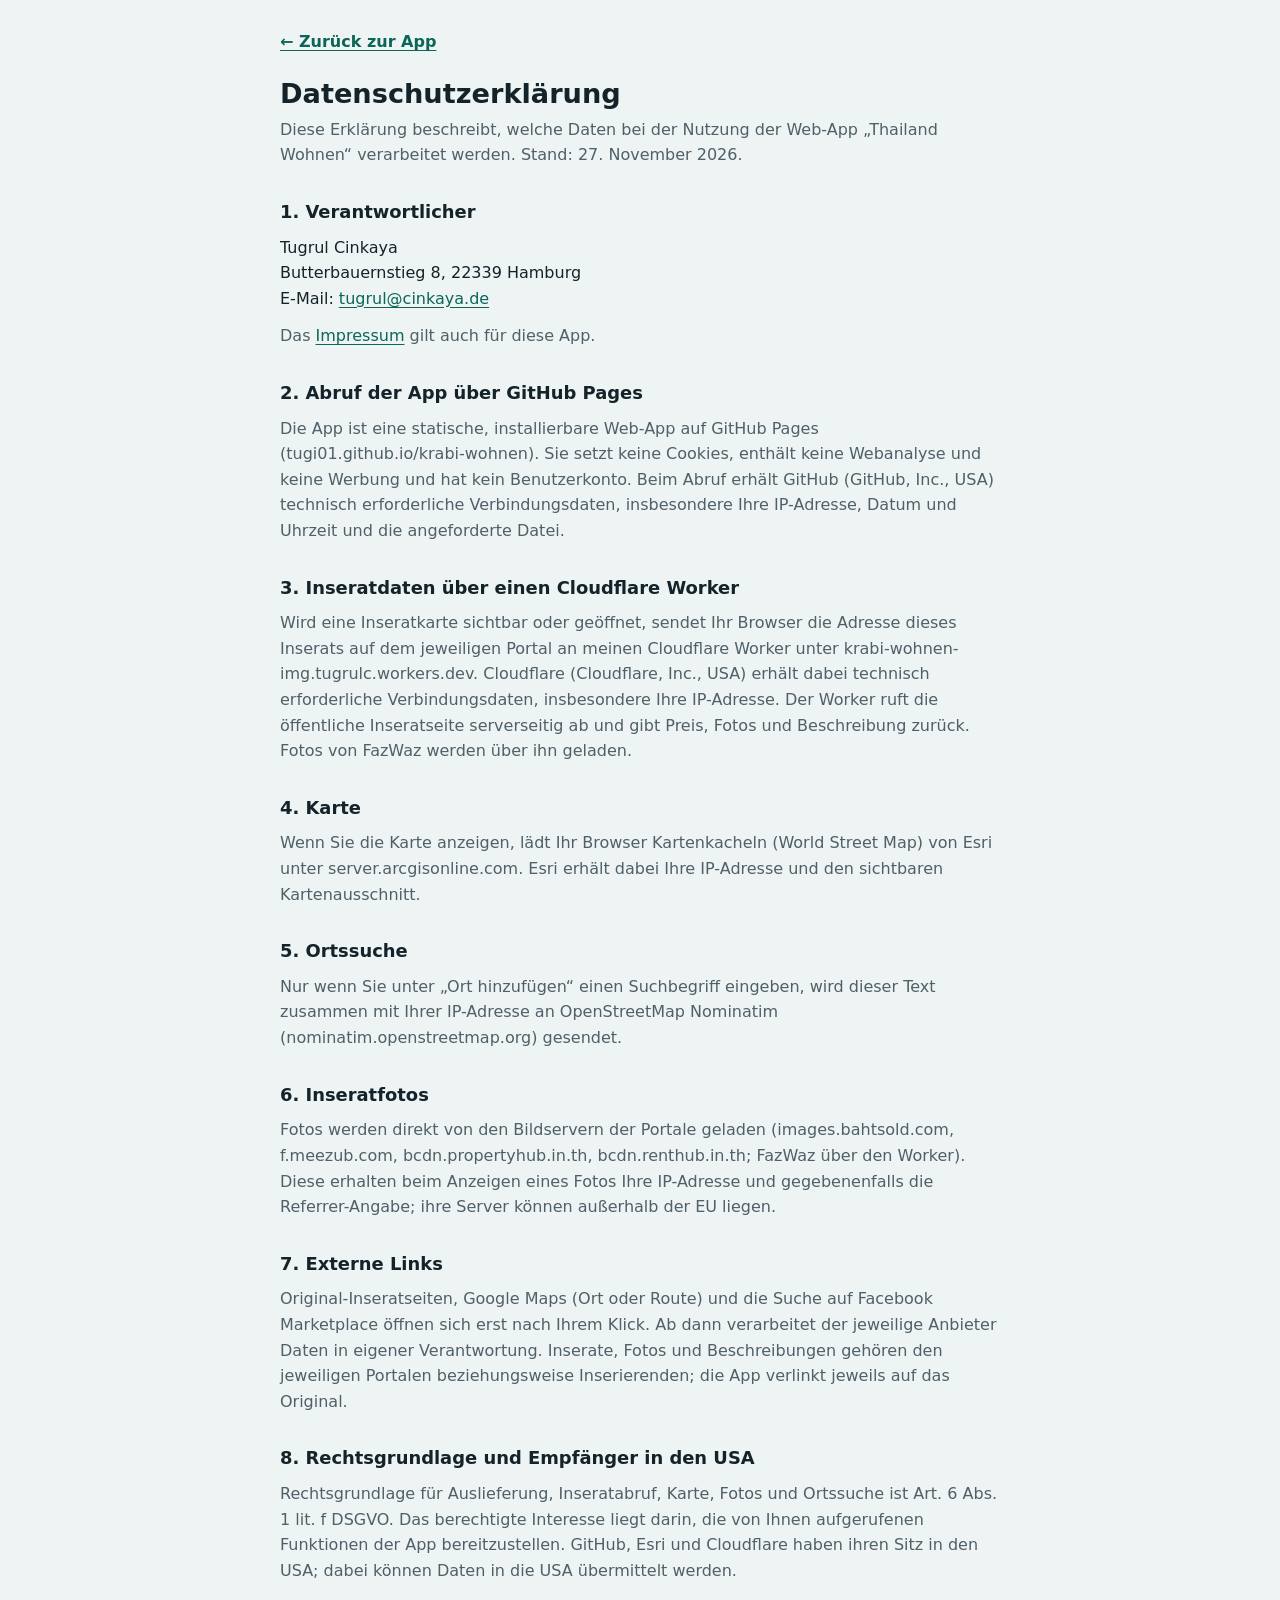
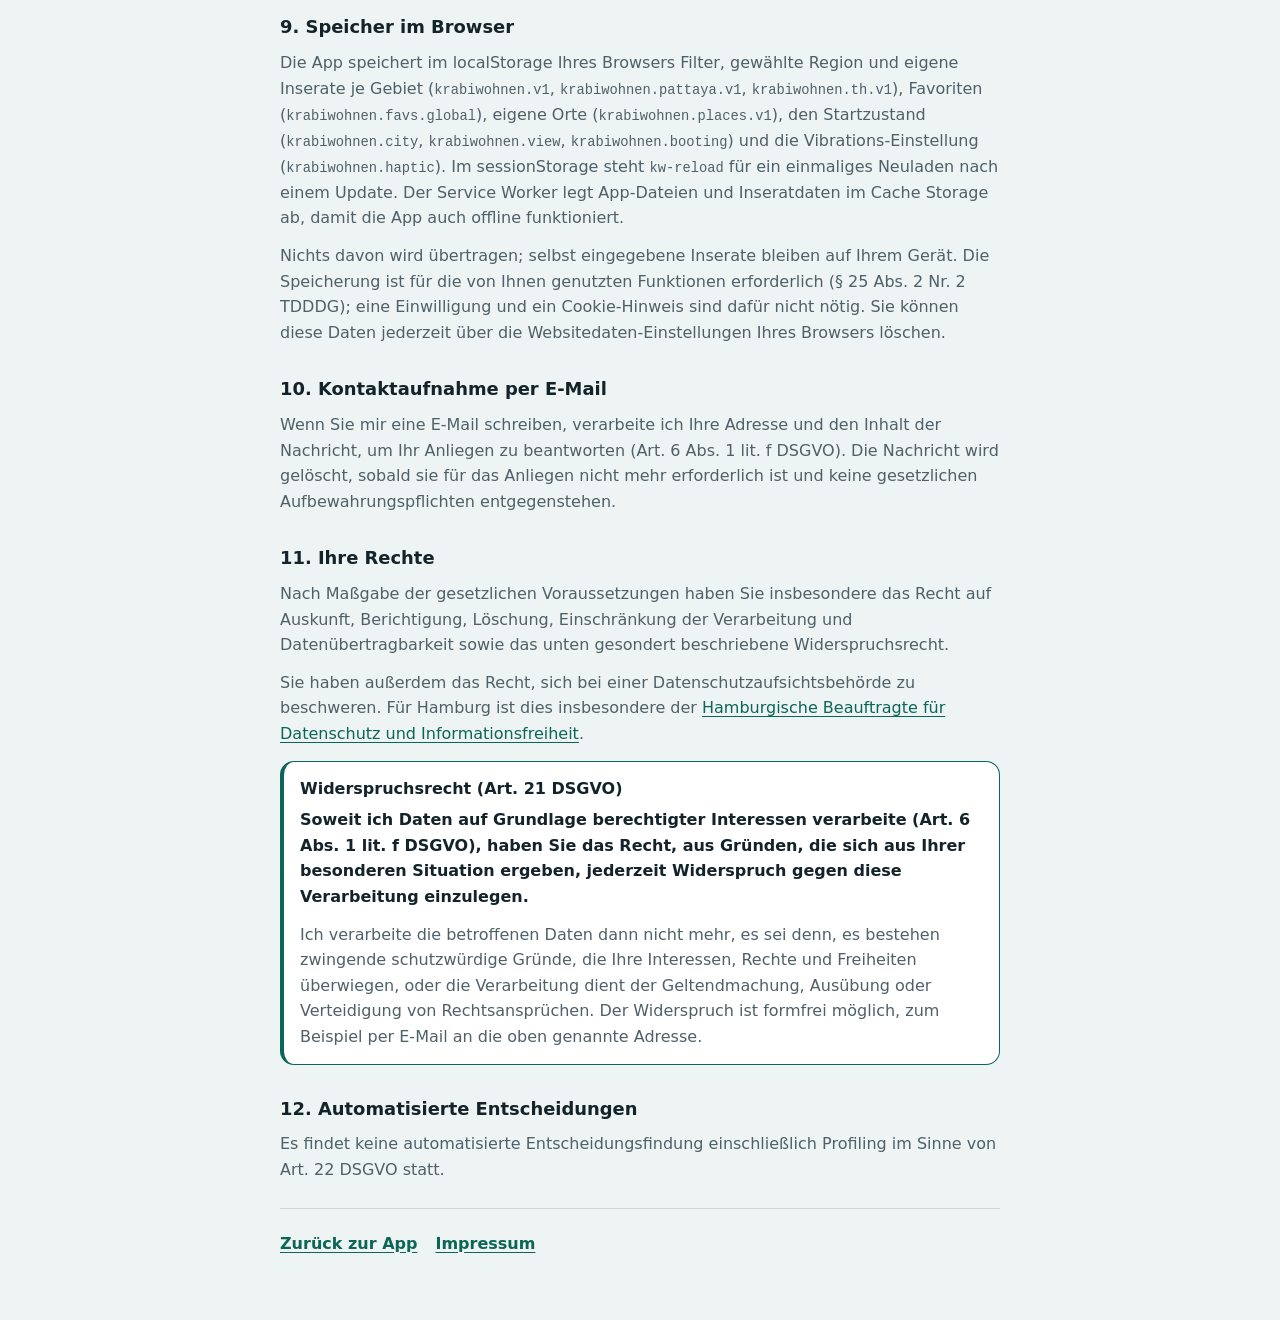
<file: site/datenschutz.html>
<!doctype html>
<html lang="de">
<head>
<meta charset="utf-8">
<meta name="viewport" content="width=device-width,initial-scale=1,viewport-fit=cover">
<meta name="theme-color" content="#0f2b33">
<meta name="robots" content="noindex">
<title>Datenschutz – Thailand Wohnen</title>
<link rel="icon" href="icons/icon-192.png">
<style>
:root{--bg:#eef3f4;--ink:#14232a;--muted:#4f6068;--card:#fff;--line:rgba(20,35,42,.14);--accent:#0b6657}
@media (prefers-color-scheme:dark){:root{--bg:#0b1316;--ink:#e8f0f1;--muted:#a9b9be;--card:#151f23;--line:rgba(255,255,255,.14);--accent:#4fd3b8}}
*{box-sizing:border-box}
html,body{margin:0;background:var(--bg);color:var(--ink);font:16px/1.6 -apple-system,BlinkMacSystemFont,"SF Pro Text",system-ui,sans-serif}
main{max-width:760px;margin:0 auto;padding:calc(env(safe-area-inset-top) + 20px) 20px calc(env(safe-area-inset-bottom) + 56px)}
h1{font-size:1.7rem;line-height:1.2;margin:14px 0 6px}
h2{font-size:1.12rem;margin:30px 0 8px}
p{margin:0 0 12px;color:var(--muted);overflow-wrap:anywhere}
p strong,address{color:var(--ink)}
address{font-style:normal;margin:0 0 12px}
a{color:var(--accent);text-underline-offset:3px}
.back,.links a{display:inline-flex;align-items:center;min-height:44px;font-weight:600}
.links{display:flex;flex-wrap:wrap;gap:0 18px;margin-top:26px;padding-top:12px;border-top:1px solid var(--line)}
.box{margin:14px 0;padding:14px 16px;background:var(--card);border:1px solid var(--accent);border-left-width:4px;border-radius:14px}
.box h3{margin:0 0 6px;font-size:1rem}
.box p:last-child{margin-bottom:0}
code{font-size:.86em;overflow-wrap:anywhere}
</style>
</head>
<body>
<main>
  <a class="back" href="./">← Zurück zur App</a>
  <h1>Datenschutzerklärung</h1>
  <p>Diese Erklärung beschreibt, welche Daten bei der Nutzung der Web-App „Thailand Wohnen“ verarbeitet werden. Stand: 27. November 2026.</p>

  <h2 id="verantwortlicher">1. Verantwortlicher</h2>
  <address>Tugrul Cinkaya<br>Butterbauernstieg 8, 22339 Hamburg<br>E-Mail: <a href="mailto:tugrul@cinkaya.de">tugrul@cinkaya.de</a></address>
  <p>Das <a href="https://www.tugrulcinkaya.com/impressum.html" rel="noopener">Impressum</a> gilt auch für diese App.</p>

  <h2 id="abruf">2. Abruf der App über GitHub Pages</h2>
  <p>Die App ist eine statische, installierbare Web-App auf GitHub Pages (tugi01.github.io/krabi-wohnen). Sie setzt keine Cookies, enthält keine Webanalyse und keine Werbung und hat kein Benutzerkonto. Beim Abruf erhält GitHub (GitHub, Inc., USA) technisch erforderliche Verbindungsdaten, insbesondere Ihre IP-Adresse, Datum und Uhrzeit und die angeforderte Datei.</p>

  <h2 id="inserate">3. Inseratdaten über einen Cloudflare Worker</h2>
  <p>Wird eine Inseratkarte sichtbar oder geöffnet, sendet Ihr Browser die Adresse dieses Inserats auf dem jeweiligen Portal an meinen Cloudflare Worker unter krabi-wohnen-img.tugrulc.workers.dev. Cloudflare (Cloudflare, Inc., USA) erhält dabei technisch erforderliche Verbindungsdaten, insbesondere Ihre IP-Adresse. Der Worker ruft die öffentliche Inseratseite serverseitig ab und gibt Preis, Fotos und Beschreibung zurück. Fotos von FazWaz werden über ihn geladen.</p>

  <h2 id="karte">4. Karte</h2>
  <p>Wenn Sie die Karte anzeigen, lädt Ihr Browser Kartenkacheln (World Street Map) von Esri unter server.arcgisonline.com. Esri erhält dabei Ihre IP-Adresse und den sichtbaren Kartenausschnitt.</p>

  <h2 id="ortssuche">5. Ortssuche</h2>
  <p>Nur wenn Sie unter „Ort hinzufügen“ einen Suchbegriff eingeben, wird dieser Text zusammen mit Ihrer IP-Adresse an OpenStreetMap Nominatim (nominatim.openstreetmap.org) gesendet.</p>

  <h2 id="fotos">6. Inseratfotos</h2>
  <p>Fotos werden direkt von den Bildservern der Portale geladen (images.bahtsold.com, f.meezub.com, bcdn.propertyhub.in.th, bcdn.renthub.in.th; FazWaz über den Worker). Diese erhalten beim Anzeigen eines Fotos Ihre IP-Adresse und gegebenenfalls die Referrer-Angabe; ihre Server können außerhalb der EU liegen.</p>

  <h2 id="links">7. Externe Links</h2>
  <p>Original-Inseratseiten, Google Maps (Ort oder Route) und die Suche auf Facebook Marketplace öffnen sich erst nach Ihrem Klick. Ab dann verarbeitet der jeweilige Anbieter Daten in eigener Verantwortung. Inserate, Fotos und Beschreibungen gehören den jeweiligen Portalen beziehungsweise Inserierenden; die App verlinkt jeweils auf das Original.</p>

  <h2 id="rechtsgrundlage">8. Rechtsgrundlage und Empfänger in den USA</h2>
  <p>Rechtsgrundlage für Auslieferung, Inseratabruf, Karte, Fotos und Ortssuche ist Art. 6 Abs. 1 lit. f DSGVO. Das berechtigte Interesse liegt darin, die von Ihnen aufgerufenen Funktionen der App bereitzustellen. GitHub, Esri und Cloudflare haben ihren Sitz in den USA; dabei können Daten in die USA übermittelt werden.</p>

  <h2 id="speicher">9. Speicher im Browser</h2>
  <p>Die App speichert im localStorage Ihres Browsers Filter, gewählte Region und eigene Inserate je Gebiet (<code>krabiwohnen.v1</code>, <code>krabiwohnen.pattaya.v1</code>, <code>krabiwohnen.th.v1</code>), Favoriten (<code>krabiwohnen.favs.global</code>), eigene Orte (<code>krabiwohnen.places.v1</code>), den Startzustand (<code>krabiwohnen.city</code>, <code>krabiwohnen.view</code>, <code>krabiwohnen.booting</code>) und die Vibrations-Einstellung (<code>krabiwohnen.haptic</code>). Im sessionStorage steht <code>kw-reload</code> für ein einmaliges Neuladen nach einem Update. Der Service Worker legt App-Dateien und Inseratdaten im Cache Storage ab, damit die App auch offline funktioniert.</p>
  <p>Nichts davon wird übertragen; selbst eingegebene Inserate bleiben auf Ihrem Gerät. Die Speicherung ist für die von Ihnen genutzten Funktionen erforderlich (§ 25 Abs. 2 Nr. 2 TDDDG); eine Einwilligung und ein Cookie-Hinweis sind dafür nicht nötig. Sie können diese Daten jederzeit über die Websitedaten-Einstellungen Ihres Browsers löschen.</p>

  <h2 id="email">10. Kontaktaufnahme per E-Mail</h2>
  <p>Wenn Sie mir eine E-Mail schreiben, verarbeite ich Ihre Adresse und den Inhalt der Nachricht, um Ihr Anliegen zu beantworten (Art. 6 Abs. 1 lit. f DSGVO). Die Nachricht wird gelöscht, sobald sie für das Anliegen nicht mehr erforderlich ist und keine gesetzlichen Aufbewahrungspflichten entgegenstehen.</p>

  <h2 id="rechte">11. Ihre Rechte</h2>
  <p>Nach Maßgabe der gesetzlichen Voraussetzungen haben Sie insbesondere das Recht auf Auskunft, Berichtigung, Löschung, Einschränkung der Verarbeitung und Datenübertragbarkeit sowie das unten gesondert beschriebene Widerspruchsrecht.</p>
  <p>Sie haben außerdem das Recht, sich bei einer Datenschutzaufsichtsbehörde zu beschweren. Für Hamburg ist dies insbesondere der <a href="https://datenschutz-hamburg.de/" rel="noopener noreferrer">Hamburgische Beauftragte für Datenschutz und Informationsfreiheit</a>.</p>
  <div class="box" role="note" aria-labelledby="widerspruch">
    <h3 id="widerspruch">Widerspruchsrecht (Art. 21 DSGVO)</h3>
    <p><strong>Soweit ich Daten auf Grundlage berechtigter Interessen verarbeite (Art. 6 Abs. 1 lit. f DSGVO), haben Sie das Recht, aus Gründen, die sich aus Ihrer besonderen Situation ergeben, jederzeit Widerspruch gegen diese Verarbeitung einzulegen.</strong></p>
    <p>Ich verarbeite die betroffenen Daten dann nicht mehr, es sei denn, es bestehen zwingende schutzwürdige Gründe, die Ihre Interessen, Rechte und Freiheiten überwiegen, oder die Verarbeitung dient der Geltendmachung, Ausübung oder Verteidigung von Rechtsansprüchen. Der Widerspruch ist formfrei möglich, zum Beispiel per E-Mail an die oben genannte Adresse.</p>
  </div>

  <h2 id="automatisiert">12. Automatisierte Entscheidungen</h2>
  <p>Es findet keine automatisierte Entscheidungsfindung einschließlich Profiling im Sinne von Art. 22 DSGVO statt.</p>

  <nav class="links" aria-label="Weitere Seiten"><a href="./">Zurück zur App</a><a href="https://www.tugrulcinkaya.com/impressum.html" rel="noopener">Impressum</a></nav>
</main>
</body>
</html>
</file>
